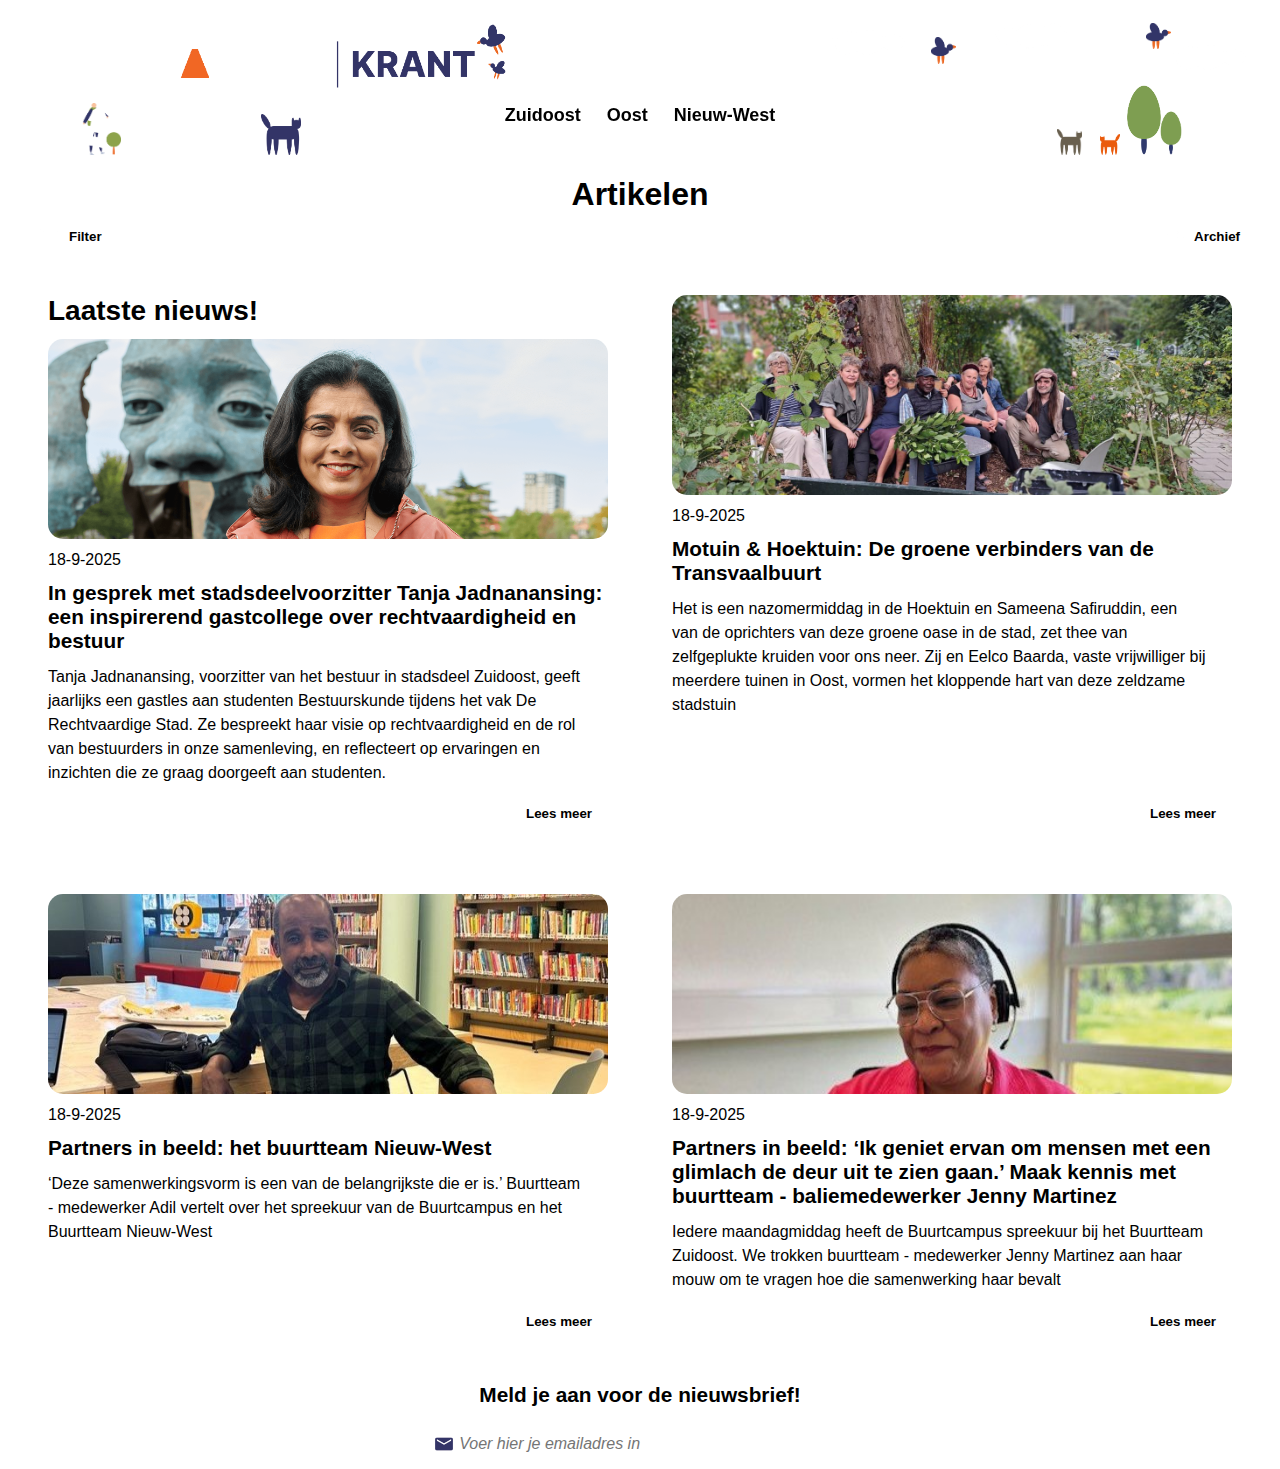
<file: index.html>
<!DOCTYPE html>
<html lang="nl">

<head>
    <meta charset="UTF-8">
    <meta name="viewport" content="width=device-width, initial-scale=1.0">
    <title>Buurtcampus</title>
    <link rel="stylesheet" href="https://webtins.github.io/look-and-feel-styleguide/styleguide-buurtcampuskrant.css">
    <link rel="stylesheet" href="styles/style.css">
    <script src="interactie.js" defer></script>

</head>

<body>

    <!-- Header van de website -->
    <header>
        <!-- Logo van de website -->
        <img class="logo" src="assets/LogoBlurple.png" alt="Buurtcampus Krant">
        <img class="huisje" src="assets/huisje.png" alt="">
        <img class="wolk" src="assets/wolken.png" alt="">
        <img class="wolk2" src="assets/wolken.png" alt="">
        <img class="wolk3" src="assets/wolken.png" alt="">
        <img class="vogel" src="assets/vogel.png" alt="">
        <img class="vogel2" src="assets/vogel.png" alt="">
        <img class="boom" src="assets/boom.png" alt="">
        <img class="boom2" src="assets/boom.png" alt="">
        <img class="kat" src="assets/kat.png" alt="">
        <img class="oranjekat" src="assets/oranjekat.png" alt="">
        <img class="blauwkat" src="assets/blauwkat.png" alt="">


        <!-- Navigatie voor de locaties -->
        <nav class="nav">
            <ul>
                <li> <a href="pages/zuidoost.html">Zuidoost</a></li>
                <li> <a href="pages/oost.html">Oost</a></li>
                <li> <a href="pages/nieuw-west.html">Nieuw-West</a></li>
            </ul>
        </nav>
    </header>

    <!-- Main content -->
    <main>
        <!-- Artikel box content -->
        <section class="news-container">
            <h1>Artikelen</h1>
            <form class="upper-bar">
                <button type="button" class="filter-button">
                    <img class="filter-icon" src="assets/filter-icon.png" alt="Filter icoon">Filter
                </button>
                <div class="filter">
                    <ul>
                        <li class="target-audience">
                            <label><input type="checkbox" name="audience" value="studenten"> Studenten</label>
                        </li>
                        <li class="target-audience">
                            <label><input type="checkbox" name="audience" value="bewoners"> Bewoners</label>
                        </li>
                        <li class="target-audience">
                            <label><input type="checkbox" name="audience" value="wijkpartners"> Wijkpartners</label>
                        </li>
                        <li class="target-audience">
                            <label><input type="checkbox" name="audience" value="hva-medewerkers"> HvA
                                medewerkers</label>
                        </li>
                        <button type="button" class="apply-button">Gereed</button>
                    </ul>
                </div>
                <button type="button" class="archive-button">
                    <img class="archive-icon" src="assets/archive-icon.png" alt="Archief icoon">Archief
                </button>
            </form>
            <div class="news-grid">
                <article class="article-content">
                    <div class="flexbox-content">
                        <h2>Laatste nieuws!</h2>
                        <img class="article-img" src="assets/tanja.png" alt="tanja-jadnanansing" style="--op-y:10%;">
                        <span class="lately-date">18-9-2025</span>
                        <h3 class="heading-lately">In gesprek met stadsdeelvoorzitter Tanja Jadnanansing: een
                            inspirerend gastcollege over rechtvaardigheid en bestuur</h3>
                        <p class="description-lately">Tanja Jadnanansing, voorzitter van het bestuur in stadsdeel
                            Zuidoost,
                            geeft jaarlijks een gastles aan studenten Bestuurskunde tijdens het vak De Rechtvaardige
                            Stad. Ze bespreekt haar visie op rechtvaardigheid en de rol van bestuurders in onze
                            samenleving, en reflecteert op ervaringen en inzichten die ze graag doorgeeft aan studenten.
                        </p>
                        <button class="read-button">Lees meer</button>
                    </div>
                </article>

                <h2 class="more-news">Lees nog meer:</h2>

                <article class="article-content">
                    <div class="flexbox-content">
                        <img class="article-img" src="assets/motuin.jpeg" alt="motuin-hoektuin"
                            style="--op-x:25%; --op-y:25%;">
                        <span class="date">18-9-2025</span>
                        <h3>Motuin & Hoektuin: De groene verbinders van de Transvaalbuurt</h3>
                        <p class="description">Het is een nazomermiddag in de Hoektuin en Sameena Safiruddin, een van
                            de oprichters van deze groene oase in de stad, zet thee van zelfgeplukte kruiden voor ons
                            neer. Zij en Eelco Baarda, vaste vrijwilliger bij meerdere tuinen in Oost, vormen het
                            kloppende hart van deze zeldzame stadstuin</p>
                        <button class="read-button">Lees meer</button>
                    </div>
                </article>

                <article class="article-content">
                    <div class="flexbox-content">
                        <img class="article-img" src="assets/adil.jpeg" alt="adil" style="--op-y:35%;">
                        <span class="date">18-9-2025</span>
                        <h3>Partners in beeld: het buurtteam Nieuw-West</h3>
                        <p class="description">‘Deze samenwerkingsvorm is een van de belangrijkste die er is.’
                            Buurtteam - medewerker Adil vertelt over het spreekuur van de Buurtcampus en het Buurtteam
                            Nieuw-West</p>
                        <button class="read-button">Lees meer</button>
                    </div>
                </article>

                <article class="article-content">
                    <div class="flexbox-content">
                        <img class="article-img" src="assets/jenny.jpeg" alt="jenny" style="--op-y:25%;">
                        <span class="date">18-9-2025</span>
                        <h3>Partners in beeld: ‘Ik geniet ervan om mensen met een glimlach de deur uit te zien gaan.’
                            Maak kennis met buurtteam - baliemedewerker Jenny Martinez</h3>
                        <p class="description">Iedere maandagmiddag heeft de Buurtcampus spreekuur bij het Buurtteam
                            Zuidoost. We trokken buurtteam - medewerker Jenny Martinez aan haar mouw om te vragen hoe
                            die samenwerking haar bevalt</p>
                        <button class="read-button">Lees meer</button>
                    </div>
                </article>
            </div>
        </section>
    </main>

    <footer>
        <form class="register-form">
            <label for="email">
                <h3 class="title-form">Meld je aan voor de nieuwsbrief!</h3>
            </label>
            <input type="email" class="input-email" id="email" placeholder="Voer hier je emailadres in"
                pattern=".+@example\.com" size="30" required>
            <button class="submit">Aanmelden</button>
        </form>
    </footer>

</body>

</html>
</file>
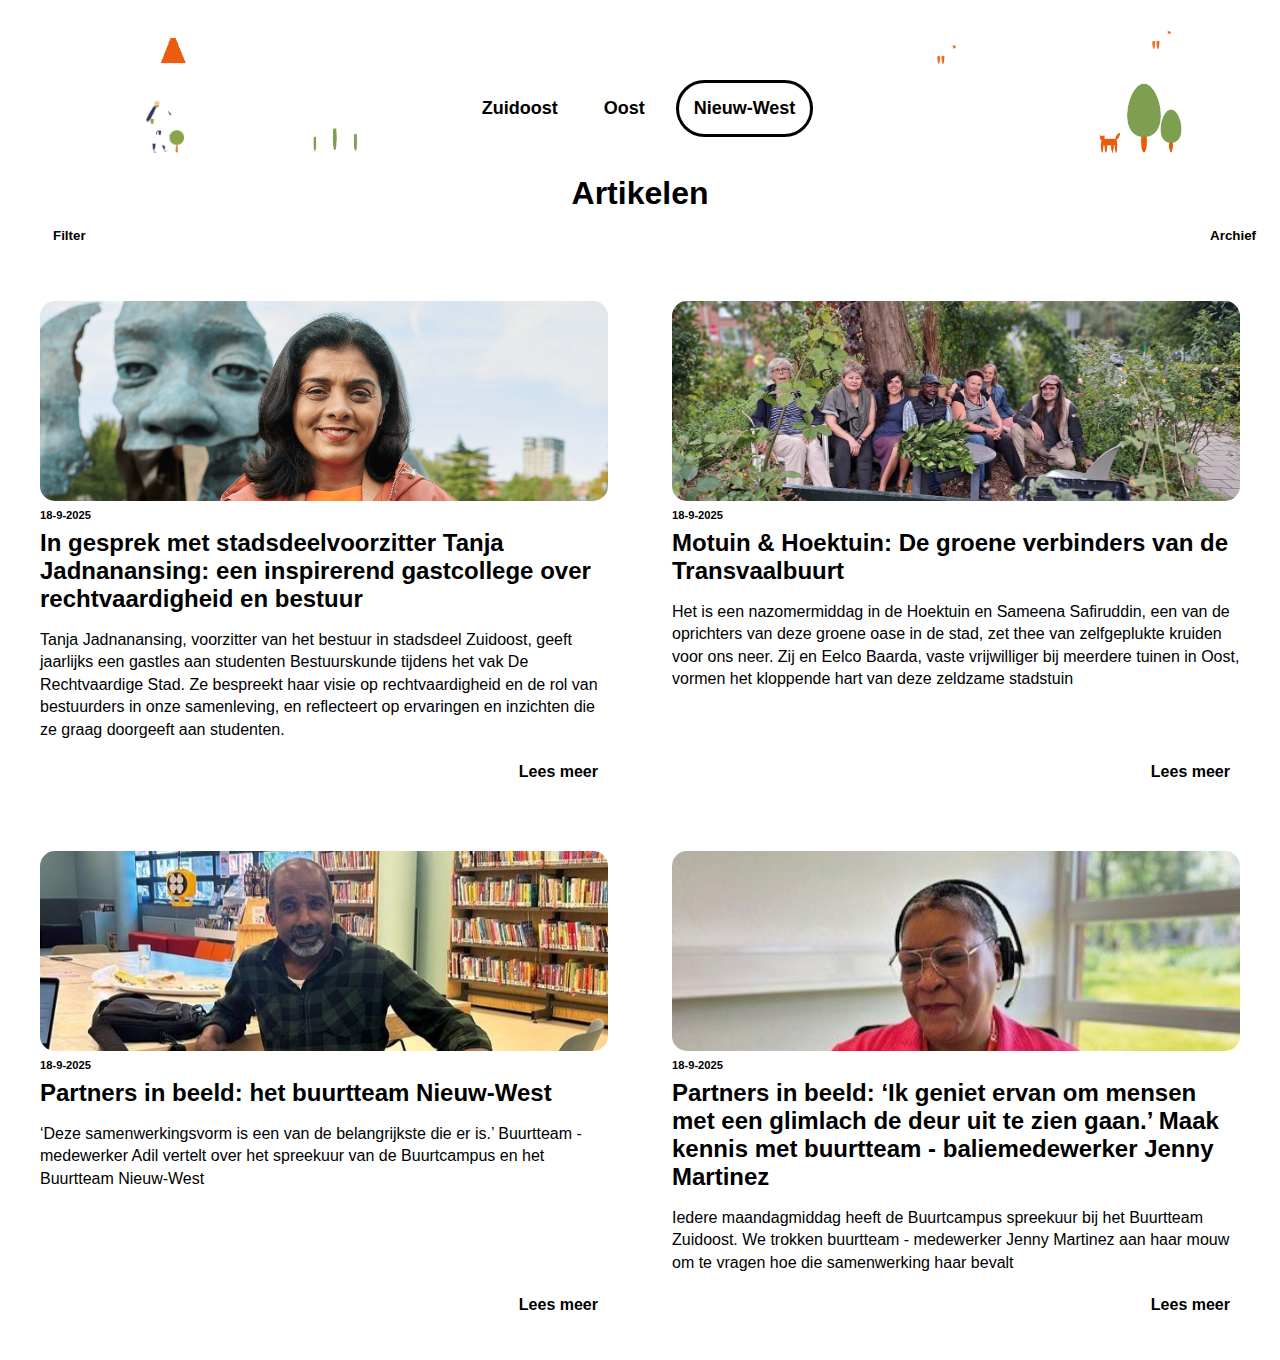
<file: pages/nieuw-west.html>
<!DOCTYPE html>
<html lang="nl">
<head>
    <meta charset="UTF-8">
    <meta name="viewport" content="width=device-width, initial-scale=1.0">
    <title>Buurtcampus Nieuw-West</title>
    <link rel="stylesheet" href="https://webtins.github.io/look-and-feel-styleguide/styleguide-buurtcampuskrant.css">
    <!-- <link rel="stylesheet" href="./styles/nieuw-west.css"> -->
    <link rel="stylesheet" href="../styles/nieuw-west.css"
</head>
    <body>
        <!-- Header van de website -->
        <header>
            <!-- Logo van de website -->
             <a href="/index.html"><img class="logo" src="/assets/nieuwwest-logo.png" alt="Buurtcampus Krant"></a>
            <!-- <img class="huisje" src="/assets/huisje.png" alt=huisje> -->
            <img class="huisje" src="../assets/huisje.png" alt=huisje>

            <img class="tulp" src="/assets/witte-tulp.png" alt=tulp>
            <img class="tulp2" src="/assets/witte-tulp.png" alt=tulp>
            <img class="tulp3" src="/assets/witte-tulp.png" alt=tulp>
            <img class="wolk" src="/assets/wolken.png" alt="wolk">
            <img class="wolk2" src="/assets/wolken.png" alt="wolk2">
            <img class="wolk3" src="/assets/wolken.png" alt="wolk3">
            <img class="vogel" src="/assets/witvogel.png" alt="vogel">
            <img class="vogel2" src="/assets/witvogel.png" alt="vogel2">
            <img class="boom" src="/assets/oranjeboom.png" alt="boom">
            <img class="boom2" src="/assets/oranjeboom.png" alt="boom2">
            <img class="witkat" src="/assets/witkat.png" alt="witkat">
            <img class="oranjekat" src="/assets/oranjekat.png" alt="oranjekat">


            <!-- Navigatie voor de locaties -->
            <section class="locaties">
                <nav class="nav">
                    <ul>
                        <li> <a href="zuidoost.html">Zuidoost</a></li>
                        <li> <a href="oost.html">Oost</a></li>
                        <li class="locatie-west"> <a href="nieuw-west.html">Nieuw-West</a></li>
                    </ul>
                </nav>
            </section>
        </header>
        
        <!-- Main content -->
        <main>
            <h1>Artikelen</h1>
            <form class="upper-bar">
                <button type="button" class="filter-button">
                    <img class="filter-icon" src="/assets/filter-icon.png" alt="Filter icoon">Filter
                </button>
                <div class="filter">
                    <ul>
                        <li class="target-audience">
                            <label><input type="checkbox" name="audience" value="studenten"> Studenten</label>
                        </li>
                        <li class="target-audience">
                            <label><input type="checkbox" name="audience" value="bewoners"> Bewoners</label>
                        </li>
                        <li class="target-audience">
                            <label><input type="checkbox" name="audience" value="wijkpartners"> Wijkpartners</label>
                        </li>
                        <li class="target-audience">
                            <label><input type="checkbox" name="audience" value="hva-medewerkers"> HvA
                                medewerkers</label>
                        </li>
                        <button type="button" class="apply-button">Gereed</button>
                    </ul>
                </div>
                <button type="button" class="archive-button">
                    <img class="archive-icon" src="/assets/archive-icon.png" alt="Archief icoon">Archief
                </button>
            </form>
            
            <!-- Artikel box content -->
            <section class="news-container">
                <article class="article-content">
                    <div class="flexbox-content">
                    <img class="article-img" src="/assets/tanja.png" alt="tanja-jadnanansing"  style="--op-y:10%;">
                    <span class="datum">18-9-2025</span>
                    <h2>In gesprek met stadsdeelvoorzitter Tanja Jadnanansing: een inspirerend gastcollege over rechtvaardigheid en bestuur</h2>
                    <p class="beschrijving">Tanja Jadnanansing, voorzitter van het bestuur in stadsdeel Zuidoost, geeft jaarlijks een gastles aan studenten Bestuurskunde tijdens het vak De Rechtvaardige Stad. Ze bespreekt haar visie op rechtvaardigheid en de rol van bestuurders in onze samenleving, en reflecteert op ervaringen en inzichten die ze graag doorgeeft aan studenten.</p>
                    <button class="read-button">Lees meer</button>
                    </div> 
                </article>
                
                <article class="article-content">
                    <div class="flexbox-content">
                    <img class="article-img" src="/assets/motuin.jpeg" alt="motuin-hoektuin" style="--op-x:25%; --op-y:25%;">
                    <span class="datum">18-9-2025</span>
                    <h2>Motuin & Hoektuin: De groene verbinders van de Transvaalbuurt</h2>
                    <p class="beschrijving">Het is een nazomermiddag in de Hoektuin en Sameena Safiruddin, een van de oprichters van deze groene oase in de stad, zet thee van zelfgeplukte kruiden voor ons neer. Zij en Eelco Baarda, vaste vrijwilliger bij meerdere tuinen in Oost, vormen het kloppende hart van deze zeldzame stadstuin</p>
                    <button class="read-button">Lees meer</button>
                    </div>
                </article>   

                <article class="article-content">
                    <div class="flexbox-content">
                    <img class="article-img" src="/assets/adil.jpeg" alt="adil" style="--op-y:25%;">
                    <span class="datum">18-9-2025</span>
                    <h2>Partners in beeld: het buurtteam Nieuw-West</h2>
                    <p class="beschrijving">‘Deze samenwerkingsvorm is een van de belangrijkste die er is.’ Buurtteam - medewerker Adil vertelt over het spreekuur van de Buurtcampus en het Buurtteam Nieuw-West</p>
                    <button class="read-button">Lees meer</button>
                    </div>
                </article>   

                <article class="article-content">
                    <div class="flexbox-content">
                    <img class="article-img" src="/assets/jenny.jpeg" alt="jenny" style="--op-y:25%;">
                    <span class="datum">18-9-2025</span>
                    <h2>Partners in beeld: ‘Ik geniet ervan om mensen met een glimlach de deur uit te zien gaan.’ Maak kennis met buurtteam - baliemedewerker Jenny Martinez</h2>
                    <p class="beschrijving">Iedere maandagmiddag heeft de Buurtcampus spreekuur bij het Buurtteam Zuidoost. We trokken buurtteam - medewerker Jenny Martinez aan haar mouw om te vragen hoe die samenwerking haar bevalt</p>
                    <button class="read-button">Lees meer</button>
                    </div>
                </article>
            </section> 
        </main>

</body>
</html>
</file>
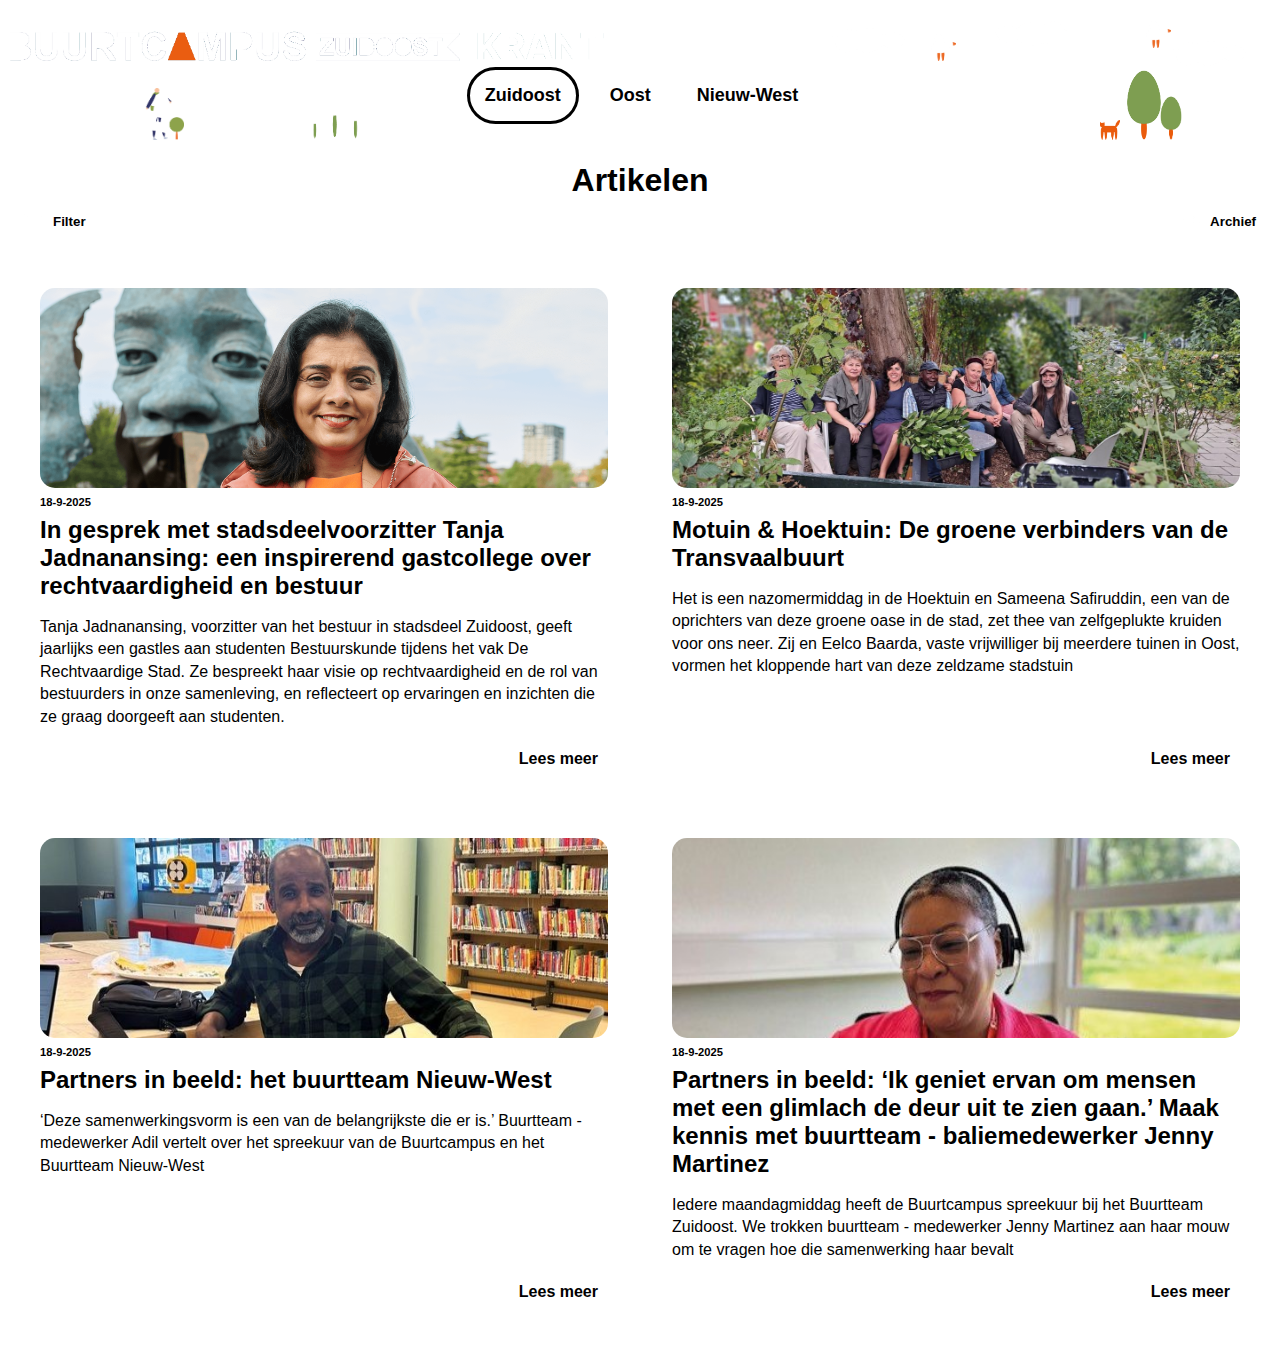
<file: pages/zuidoost.html>
<!DOCTYPE html>
<html lang="nl">
<head>
    <meta charset="UTF-8">
    <meta name="viewport" content="width=device-width, initial-scale=1.0">
    <title>Buurtcampus Krant</title>
    <link rel="stylesheet" href="https://webtins.github.io/look-and-feel-styleguide/styleguide-buurtcampuskrant.css">
    <link rel="stylesheet" href="/pages/zo.css">
</head>
    <body>
        <!-- Header van de website -->
        <header>
            <!-- Logo van de website -->
             <a href="/index.html"><img class="logo" src="/assets/zuidoost-logo.png" alt="Buurtcampus Krant"></a>
            <img class="huisje" src="/assets/huisje.png" alt=huisje>
            <img class="tulp" src="/assets/witte-tulp.png" alt=tulp>
            <img class="tulp2" src="/assets/witte-tulp.png" alt=tulp>
            <img class="tulp3" src="/assets/witte-tulp.png" alt=tulp>
            <img class="wolk" src="/assets/wolken.png" alt="wolk">
            <img class="wolk2" src="/assets/wolken.png" alt="wolk2">
            <img class="wolk3" src="/assets/wolken.png" alt="wolk3">
            <img class="vogel" src="/assets/witvogel.png" alt="vogel">
            <img class="vogel2" src="/assets/witvogel.png" alt="vogel2">
            <img class="boom" src="/assets/oranjeboom.png" alt="boom">
            <img class="boom2" src="/assets/oranjeboom.png" alt="boom2">
            <img class="witkat" src="/assets/witkat.png" alt="witkat">
            <img class="oranjekat" src="/assets/oranjekat.png" alt="oranjekat">


            <!-- Navigatie voor de locaties -->
            <section class="locaties">
                <nav class="nav">
                    <ul>
                        <li class="locatie-zuidoost"> <a href="">Zuidoost</a></li>
                        <li> <a href="/pages/oost.html">Oost</a></li>
                        <li> <a href="/pages/nieuw-west.html">Nieuw-West</a></li>
                    </ul>
                </nav>
            </section>
        </header>
        
        <!-- Main content -->
        <main>
            <h1>Artikelen</h1>
            <form class="upper-bar">
                <button type="button" class="filter-button">
                    <img class="filter-icon" src="/assets/filter-icon.png" alt="Filter icoon">Filter
                </button>
                <div class="filter">
                    <ul>
                        <li class="target-audience">
                            <label><input type="checkbox" name="audience" value="studenten"> Studenten</label>
                        </li>
                        <li class="target-audience">
                            <label><input type="checkbox" name="audience" value="bewoners"> Bewoners</label>
                        </li>
                        <li class="target-audience">
                            <label><input type="checkbox" name="audience" value="wijkpartners"> Wijkpartners</label>
                        </li>
                        <li class="target-audience">
                            <label><input type="checkbox" name="audience" value="hva-medewerkers"> HvA
                                medewerkers</label>
                        </li>
                        <button type="button" class="apply-button">Gereed</button>
                    </ul>
                </div>
                <button type="button" class="archive-button">
                    <img class="archive-icon" src="/assets/archive-icon.png" alt="Archief icoon">Archief
                </button>
            </form>
            
            <!-- Artikel box content -->
            <section class="news-container">
                <article class="article-content">
                    <div class="flexbox-content">
                    <img class="article-img" src="/assets/tanja.png" alt="tanja-jadnanansing"  style="--op-y:10%;">
                    <span class="datum">18-9-2025</span>
                    <h2>In gesprek met stadsdeelvoorzitter Tanja Jadnanansing: een inspirerend gastcollege over rechtvaardigheid en bestuur</h2>
                    <p class="beschrijving">Tanja Jadnanansing, voorzitter van het bestuur in stadsdeel Zuidoost, geeft jaarlijks een gastles aan studenten Bestuurskunde tijdens het vak De Rechtvaardige Stad. Ze bespreekt haar visie op rechtvaardigheid en de rol van bestuurders in onze samenleving, en reflecteert op ervaringen en inzichten die ze graag doorgeeft aan studenten.</p>
                    <button class="read-button">Lees meer</button>
                    </div> 
                </article>
                
                <article class="article-content">
                    <div class="flexbox-content">
                    <img class="article-img" src="/assets/motuin.jpeg" alt="motuin-hoektuin" style="--op-x:25%; --op-y:25%;">
                    <span class="datum">18-9-2025</span>
                    <h2>Motuin & Hoektuin: De groene verbinders van de Transvaalbuurt</h2>
                    <p class="beschrijving">Het is een nazomermiddag in de Hoektuin en Sameena Safiruddin, een van de oprichters van deze groene oase in de stad, zet thee van zelfgeplukte kruiden voor ons neer. Zij en Eelco Baarda, vaste vrijwilliger bij meerdere tuinen in Oost, vormen het kloppende hart van deze zeldzame stadstuin</p>
                    <button class="read-button">Lees meer</button>
                    </div>
                </article>   

                <article class="article-content">
                    <div class="flexbox-content">
                    <img class="article-img" src="/assets/adil.jpeg" alt="adil" style="--op-y:25%;">
                    <span class="datum">18-9-2025</span>
                    <h2>Partners in beeld: het buurtteam Nieuw-West</h2>
                    <p class="beschrijving">‘Deze samenwerkingsvorm is een van de belangrijkste die er is.’ Buurtteam - medewerker Adil vertelt over het spreekuur van de Buurtcampus en het Buurtteam Nieuw-West</p>
                    <button class="read-button">Lees meer</button>
                    </div>
                </article>   

                <article class="article-content">
                    <div class="flexbox-content">
                    <img class="article-img" src="/assets/jenny.jpeg" alt="jenny" style="--op-y:25%;">
                    <span class="datum">18-9-2025</span>
                    <h2>Partners in beeld: ‘Ik geniet ervan om mensen met een glimlach de deur uit te zien gaan.’ Maak kennis met buurtteam - baliemedewerker Jenny Martinez</h2>
                    <p class="beschrijving">Iedere maandagmiddag heeft de Buurtcampus spreekuur bij het Buurtteam Zuidoost. We trokken buurtteam - medewerker Jenny Martinez aan haar mouw om te vragen hoe die samenwerking haar bevalt</p>
                    <button class="read-button">Lees meer</button>
                    </div>
                </article>
            </section> 
        </main>

</body>
</html>
</file>
<file: styles/style.css>
h1, h2, h3, h4, h5, h6 {
    font-family: Arial, Helvetica, sans-serif;
}

body {
    box-sizing: border-box;
    font-family: Arial, Helvetica, sans-serif;
}

header {    
    position: relative;
    border-radius: 20px;
    background-color: var(--luchtBlauw);
    flex-direction: column;
    align-items: center;
    justify-content: center;
    width: 100%;
    padding: 1rem 0;
    top: 0;
    z-index: 1;
    position: sticky;
    box-shadow: 0px 4px 15px var(--primaryAccent);
}

/* MARK: Logo van de buurtcampus */
.logo {
    width: 100%;
    max-width: 500px;
    height: auto;
}

/* MARK: Illustraties van de huisstijlgids */
.huisje {
    display: none;
    position: absolute;
    width: 100%;
    max-width: 50px;
    bottom: 0;
    left: 10%;
    
    @media (min-width: 834px){
        display: block;
        left: 5%;
    }
}

.wolk {
    display: none;
    position: absolute;
    width: 100%;
    max-width: 100px;
    top: 25%;
    right: 1%;

    @media (min-width: 834px){
        display: block;
    }
}

.wolk2 {
    display: none;
    position: absolute;
    width: 100%;
    max-width: 100px;
    top: 10%;
    right: 15%;
    rotate: 180deg;

    @media (min-width: 834px){
        display: block;
    }
}

.wolk3 {
    display: none;
    position: absolute;
    width: 100%;
    max-width: 100px;
    top: 15%;
    right: 28%;

    @media (min-width: 834px){
        display: block;
    }
}

.vogel {
    display: none;
    position: absolute;
    width: 100%;
    max-width: 25px;
    top: 10%;
    right: 8%;
    transform: scale(-1, 1);

    @media (min-width: 834px){
        display: block;
    }
}

.vogel2 {
    display: none;
    position: absolute;
    width: 100%;
    max-width: 25px;
    top: 20%;
    right: 25%;
    transform: scale(-1, 1);

    @media (min-width: 834px){
        display: block;
    }
}

.boom {
    display: none;
    position: absolute;
    width: 100%;
    max-width: 80px;
    bottom: -5px;
    right: 7%;
    
    @media (min-width: 834px){
        display: block;
    }
}

.boom2 {
    display: none;
    position: absolute;
    width: 100%;
    max-width: 50px;
    bottom: -3px;
    right: 6%;
    
    @media (min-width: 834px){
        display: block;
    }
}

.kat {
    display: none;
    position: absolute;
    width: 100%;
    max-width: 25px;
    bottom: 0;
    right: 15%;
    
    @media (min-width: 834px){
        display: block;
    }
}

.oranjekat {
    display: none;
    position: absolute;
    width: 100%;
    max-width: 20px;
    bottom: 0;
    right: 12%;
    transform: scale(-1, 1);

    @media (min-width: 834px){
        display: block;
    }
}

.blauwkat {
    display: none;
    position: absolute;
    width: 100%;
    max-width: 40px;
    bottom: 0;
    left: 25%;

    @media (min-width: 834px){
        display: block;
        left: 20%;
    }
}

/* MARK: Locaties */
nav {
    display: flex;
    justify-content: center;
    align-items: center;
    flex-wrap: wrap;
    margin: 1;
}

/* MARK: Navigatie */
.nav ul {
    list-style-type: none;
    font-weight: 600;
    display: flex;
    flex-wrap: wrap;
    /* gap: 1rem; */
    padding: 0;
    margin: 0;

    @media (min-width: 834px) {
        font-size: 18px;
        flex-wrap: wrap;
        align-items: center;
        justify-content: center;
    }

    @media (min-width: 1440px) {
        font-size: 20px;
        flex-wrap: wrap;
        align-items: center;
        justify-content: center;
    }
}

/* MARK: alle a elementen van de nav */
.nav a {
    display: block;
    text-decoration: none;
    padding: 13px;
    text-align: center;
    text-decoration: none;
    color: var(--paarsBlauw);
}

/* MARK: Filter, H1 en Archief  */
.upper-bar {
    position: relative;
    display: flex;
    justify-content: space-between; 
    align-items: center; 
    margin: 0;
    top: -1rem;
}

/* MARK: Filterknop en archief knop styling*/
/* De filter-button class wordt ook gebruikt voor de interactie*/
.filter-button,
.archive-button,
.apply-button {
    display: flex;
    align-items: center;
    background-color: var(--paarsBlauw);
    color: var(--primaryAccent);
    border: none;
    border-radius: 20px;
    padding: 0.5rem 1rem;
    font-weight: bold;
    cursor: pointer;
    transition: all 0.3s ease;
}

/* MARK: Hover effect op de filter en archief knoppen */
.filter-button:hover,
.archive-button:hover,
.apply-button:hover {
    background-color: var(--torenOranje);
    color: var(--primaryAccent);
    border: none;
}

.filter-button:focus {
    background-color: var(--torenOranje);
}

/* Deze class wordt gebruikt voor de interactie "Gereed" */
.apply-button {
    justify-self: end;
}

.filter-icon, .archive-icon {
    width: 21px;
    height: 20px;
    margin-right: 0.5rem;
}

.filter {
    display: none;
}

/* Deze class wordt ook gebruikt voor de interactie */
.filter-visible {
    display: block;
    border: none;

    ul {
        list-style: none;
        padding: 0;
        line-height: 1.4;
        position: absolute;
        background-color: white;
        box-shadow:  0px 0px 25px rgba(0, 0, 0, 0.2);
        border-radius: 20px;
        padding: .5rem 1rem;
        left: 4em;
        cursor: pointer;
    }

    .target-audience {
        cursor: pointer;
    }
}   


h1 {
    text-align: center;
    color: var(--paarsBlauw);
}

h2 {
    text-align: left;
    font-size: 1.75rem;
    color: var(--primaryAccent);
}

h3 {
    color: var(--paarsBlauw);
    font-size: 1.3rem;
}

.heading-lately {
    color: var(--primaryAccent);
}

.more-news {
    margin: 1rem;
    color: var(--paarsBlauw);
    text-align: center;

    @media (min-width: 834px) {
        display: none;
    }
}

.news-container {
    margin: 1rem;
}

.news-grid {
    display: grid;
    gap: 1rem;

    @media (min-width: 834px) {
        grid-template-columns: repeat(2, 1fr);
    }

    @media (min-width: 1440px) {
        grid-template-columns: repeat(3, 1fr)
    
    }

}
.article-content {
    display: flex;
    flex-direction: column;
    height: 100%;

}

.flexbox-content {
    display: grid;
    grid-template-rows: auto auto auto 1fr auto;
    /* img --> datum --> h3 --> beschrijving (neemt flexibele ruimte) --> button */
    background-color: var(--luchtBlauw);
    border-radius: 25px;
    padding: 1.5em;
    gap: 0.75rem;
    /* Consistente ruimte tussen alle elementen */
    height: 100%;
    /* Vult de hele article hoogte */
}

.flexbox-content h2,
.flexbox-content h3,
.flexbox-content p,
.flexbox-content span {
    margin: 0;
    /* Verwijder browser defaults */
}

.article-img {
    width: 100%;
    height: 200px;
    /* Vaste hoogte voor consistentie */
    object-fit: cover;
    object-position: var(--op-x, 50%) var(--op-y, 50%);
    border-radius: 15px;
}

.lately-date {
    color: var(--primaryAccent);
    font-weight: var(--font-weight-semibold);
}

.date {
    color: var(--paarsBlauw);
    font-weight: var(--font-weight-semibold);
}

.description,
.description-lately {
  line-height: 1.5;
  font-size: 1em;
  /* Grid zorgt automatisch dat deze de ruimte (1fr) krijgt */
}

.description-lately {
    color: var(--primaryAccent);
}

p {
    font-size: 1em; 
    max-width: 60ch;
    color: var(--paarsBlauw);
}

article:nth-of-type(1) {
    --luchtBlauw: var(--paarsBlauw);
    color: var(--primaryAccent);
}

/* MARK: Lees meer knop */
.read-button {
    background-color: var(--torenOranje);
    color: var(--primaryAccent);
    border-radius: 20px;
    border: none;
    padding: 0.7em 1.2em;
    font-weight: 600;
    cursor: pointer;
    transition: all 0.3s ease;
    justify-self: end;
    /* Rechts uitgelijnd in grid */
}

/* MARK: Hover styling van lees meer knop */
.read-button:hover {
    background-color: var(--modder);
    color: var(--primaryAccent);
}

footer {
    background-color: var(--luchtBlauw);
    text-align: center;
}

.input-email {
    appearance: none;
    font-size: 1em;
    border-radius: 100px;
    border: none;
    height: 1.5em;
    transition: 0.5s;
    padding-left: 2em;
    background-image: url("/assets/mail-knop.png");
    background-size: 1.4em auto;
    background-repeat: no-repeat;
    background-position: .550em center;

    &::placeholder {
        font-style: italic;
        padding-left: 3px;
    }

    &:focus,
    &:active {
        background-image: url("/assets/mail-knop2.png");
        outline: none;
        height: 2em;
    }
}

.submit {
    background-color: var(--torenOranje);
    color: #ffffff;
    border: 0 solid #ffffff;
    border-radius: 100px;
    padding: 0.7em 1em;
    font-weight: 400;
    cursor: pointer;
    align-self: flex-start;
    text-decoration: none;

    &:hover {
        background-color: var(--modder);
        transition: background-color 0.5s;
    }
}
</file>
<file: styles/nieuw-west.css>
h1, h2, h3, h4, h5, h6 {
    font-family: Arial, Helvetica, sans-serif;
}

/* Root kleuren voor de huisstijl */
:root {
    --lichtblauw: hsl(221, 23%, 76%);
    --blauw: hsl(239, 35%, 30%);
    --oranje: hsl(21, 90%, 48%);
    --wit: hsl(0, 0%, 100%);
}

/* body van de website */
body {
    box-sizing: border-box;
    font-family: Arial, Helvetica, sans-serif;
}

/* Header waar content bovenaan de pagina staat */
header {    
    position: relative;
    border-radius: 20px;
    background-color: var(--modder);
    flex-direction: column;
    align-items: center;
    justify-content: center;
    width: 100%;
    padding: 1rem 0;
}

.locatie-west {
    border: solid;
    border-radius: 100px;
    border-color: var(--primaryAccent);
}

/* Logo van de buurtcampus */
.logo {
    width: 100%;
    max-width: 600px;
    height: auto;
}

/* Illustraties van de huisstijlgids */
.huisje {
    display: none;
    position: absolute;
    width: 100%;
    max-width: 50px;
    bottom: 0;
    left: 10%;
    
    @media (min-width: 834px){
        display: block;
    }
}

.tulp {
    display: none;
    position: absolute;
    width: 100%;
    max-width: 30px;
    bottom: 0;
    left: 23%;
    
    @media (min-width: 834px){
        display: block;
    }
}

.tulp2 {
    display: none;
    position: absolute;
    width: 100%;
    max-width: 35px;
    bottom: 0;
    left: 26%;
    
    @media (min-width: 834px){
        display: block;
    }
}

.tulp3 {
    display: none;
    position: absolute;
    width: 100%;
    max-width: 45px;
    bottom: 0;
    left: 24%;
    
    @media (min-width: 834px){
        display: block;
    }
}


.wolk {
    display: none;
    position: absolute;
    width: 100%;
    max-width: 100px;
    top: 25%;
    right: 1%;

    @media (min-width: 834px){
        display: block;
    }
}

.wolk2 {
    display: none;
    position: absolute;
    width: 100%;
    max-width: 100px;
    top: 10%;
    right: 15%;
    rotate: 180deg;

    @media (min-width: 834px){
        display: block;
    }
}

.wolk3 {
    display: none;
    position: absolute;
    width: 100%;
    max-width: 100px;
    top: 15%;
    right: 28%;

    @media (min-width: 834px){
        display: block;
    }
}

.vogel {
    display: none;
    position: absolute;
    width: 100%;
    max-width: 25px;
    top: 10%;
    right: 8%;
    transform: scale(-1, 1);

    @media (min-width: 834px){
        display: block;
    }
}

.vogel2 {
    display: none;
    position: absolute;
    width: 100%;
    max-width: 25px;
    top: 20%;
    right: 25%;
    transform: scale(-1, 1);

    @media (min-width: 834px){
        display: block;
    }
}

.boom {
    display: none;
    position: absolute;
    width: 100%;
    max-width: 80px;
    bottom: -5px;
    right: 7%;
    
    @media (min-width: 834px){
        display: block;
    }
}

.boom2 {
    display: none;
    position: absolute;
    width: 100%;
    max-width: 50px;
    bottom: -3px;
    right: 6%;
    
    @media (min-width: 834px){
        display: block;
    }
}

.witkat {
    display: none;
    position: absolute;
    width: 100%;
    max-width: 25px;
    bottom: 0;
    right: 15%;
    
    @media (min-width: 834px){
        display: block;
    }
}

.oranjekat {
    display: none;
    position: absolute;
    width: 100%;
    max-width: 20px;
    bottom: 0;
    right: 12%;
    transform: scale(-1, 1);

    @media (min-width: 834px){
        display: block;
    }
}

/* Locaties */
.locaties {
    display: flex;
    justify-content: center;
    align-items: center;
    flex-wrap: wrap;
    margin: 1;
}

/* Navigatie */
.nav ul {
    list-style-type: none;
    font-weight: 600;
    display: flex;
    gap: 1rem;
    padding: 0;
    margin: 0;

    @media (min-width: 834px) {
        font-size: 18px;
        flex-wrap: wrap;
        align-items: center;
        justify-content: center;
    }

    @media (min-width: 1440px) {
        font-size: 20px;
        flex-wrap: wrap;
        align-items: center;
        justify-content: center;
    }
}

/* alle a elementen van de nav */
.nav a {
    display: block;
    text-decoration: none;
    padding: 15px;
    text-align: center;
    text-decoration: none;
    color: var(--primaryAccent);
}

h1 {
    text-align: center;
    color: var(--modder);
}

/* MARK: Filter, H1 en Archief  */
.upper-bar {
    position: relative;
    display: flex;
    justify-content: space-between; 
    align-items: center; 
    margin: 0;
    top: -1rem;
}

/* MARK: Filterknop en archief knop styling*/
/* De filter-button class wordt ook gebruikt voor de interactie*/
.filter-button,
.archive-button,
.apply-button {
    display: flex;
    align-items: center;
    background-color: var(--modder);
    color: var(--primaryAccent);
    border: none;
    border-radius: 20px;
    padding: 0.5rem 1rem;
    font-weight: bold;
    cursor: pointer;
    transition: all 0.3s ease;
}

/* MARK: Hover effect op de filter en archief knoppen */
.filter-button:hover,
.archive-button:hover,
.apply-button:hover {
    background-color: var(--secondaryAccent);
    color: var(--);
    border: none;
}

.filter-button:focus {
    background-color: var(--secondaryAccent);
}

/* Deze class wordt gebruikt voor de interactie "Gereed" */
.apply-button {
    justify-self: end;
}

.filter-icon, .archive-icon {
    width: 21px;
    height: 20px;
    margin-right: 0.5rem;
}

.filter {
    display: none;
}

/* Deze class wordt ook gebruikt voor de interactie */
.filter-visible {
    display: block;
    border: none;

    ul {
        list-style: none;
        padding: 0;
        line-height: 1.4;
        position: absolute;
        background-color: white;
        box-shadow:  0px 0px 25px rgba(0, 0, 0, 0.2);
        border-radius: 20px;
        padding: .5rem 1rem;
        left: 4em;
        cursor: pointer;
    }

    .target-audience {
        cursor: pointer;
    }
}   

/* News-container responsiveness */
.news-container {
    @media (min-width: 834px) {
        display: grid;
        grid-template-columns: repeat(2, 1fr)
    }

    @media (min-width: 1440px) {
        display: grid;
        grid-template-columns: repeat(3, 1fr)
        
    }
    
}

.article-content
 {
    background-color: var(--modder);
    color: var(--primaryAccent);
    display: grid;
    height: auto;
    border-radius: 25px;
    padding: 1rem;
    margin: 1rem;

    @media (min-width: 834px) {
        display: flex;
        height: auto;
        border-radius: 25px;
        grid-template-columns: repeat(2, 1fr)
    }
}

/* Afbeelding van het artikel */
.article-img {
    width: 100%;
    height: 200px;
    /* Vaste hoogte voor consistentie */
    object-fit: cover;
    object-position: var(--op-x, 50%) var(--op-y, 50%);
    border-radius: 15px;
}

.datum {
    font-size: 0.7rem;
    margin: 0.5rem 0;
    font-weight: bold;
}

/* Titel van het artikel */
h2 {
    margin: 0;
}

/* Beschrijving van het artikel */
.beschrijving {
    line-height: 1.4;
    flex-grow: 1;
}

/* Content in de box */
.flexbox-content {
    display: flex;
    flex-direction: column;

    @media (min-width: 834px) {
        display: flex;
        flex-direction: column;
        justify-content: space-between;
    }
}

/* Lees meer knop */
.read-button {
    font-size: 1rem;
    background-color: var(--primaryAccent);
    color: var(--modder);
    border: none;
    border-radius: 20px;
    padding: 6px 10px;
    font-weight: 600;
    cursor: pointer;
    transition: all 0.3s ease;
    align-self: flex-end;
    text-decoration: none;
}

/* Hover styling van lees meer knop */
.read-button:hover {
    background-color: var(--secondaryAccent);
    color: var(--primaryAccent);
    border: none;
}
</file>
<file: pages/zo.css>
h1, h2, h3, h4, h5, h6 {
    font-family: Arial, Helvetica, sans-serif;
}

/* Root kleuren voor de huisstijl */
:root {
    --lichtblauw: hsl(221, 23%, 76%);
    --blauw: hsl(239, 35%, 30%);
    --oranje: hsl(21, 90%, 48%);
    --wit: hsl(0, 0%, 100%);
}

/* body van de website */
body {
    box-sizing: border-box;
    font-family: Arial, Helvetica, sans-serif;
}

/* Header waar content bovenaan de pagina staat */
header {    
    position: relative;
    border-radius: 20px;
    background-color: var(--zee);
    flex-direction: column;
    align-items: center;
    justify-content: center;
    width: 100%;
    padding: 1rem 0;
}

.locatie-zuidoost {
    border: solid;
    border-radius: 100px;
    border-color: var(--primaryAccent);
}

/* Logo van de buurtcampus */
.logo {
    width: 100%;
    max-width: 600px;
    height: auto;
}

/* Illustraties van de huisstijlgids */
.huisje {
    display: none;
    position: absolute;
    width: 100%;
    max-width: 50px;
    bottom: 0;
    left: 10%;
    
    @media (min-width: 834px){
        display: block;
    }
}

.tulp {
    display: none;
    position: absolute;
    width: 100%;
    max-width: 30px;
    bottom: 0;
    left: 23%;
    
    @media (min-width: 834px){
        display: block;
    }
}

.tulp2 {
    display: none;
    position: absolute;
    width: 100%;
    max-width: 35px;
    bottom: 0;
    left: 26%;
    
    @media (min-width: 834px){
        display: block;
    }
}

.tulp3 {
    display: none;
    position: absolute;
    width: 100%;
    max-width: 45px;
    bottom: 0;
    left: 24%;
    
    @media (min-width: 834px){
        display: block;
    }
}


.wolk {
    display: none;
    position: absolute;
    width: 100%;
    max-width: 100px;
    top: 25%;
    right: 1%;

    @media (min-width: 834px){
        display: block;
    }
}

.wolk2 {
    display: none;
    position: absolute;
    width: 100%;
    max-width: 100px;
    top: 10%;
    right: 15%;
    rotate: 180deg;

    @media (min-width: 834px){
        display: block;
    }
}

.wolk3 {
    display: none;
    position: absolute;
    width: 100%;
    max-width: 100px;
    top: 15%;
    right: 28%;

    @media (min-width: 834px){
        display: block;
    }
}

.vogel {
    display: none;
    position: absolute;
    width: 100%;
    max-width: 25px;
    top: 10%;
    right: 8%;
    transform: scale(-1, 1);

    @media (min-width: 834px){
        display: block;
    }
}

.vogel2 {
    display: none;
    position: absolute;
    width: 100%;
    max-width: 25px;
    top: 20%;
    right: 25%;
    transform: scale(-1, 1);

    @media (min-width: 834px){
        display: block;
    }
}

.boom {
    display: none;
    position: absolute;
    width: 100%;
    max-width: 80px;
    bottom: -5px;
    right: 7%;
    
    @media (min-width: 834px){
        display: block;
    }
}

.boom2 {
    display: none;
    position: absolute;
    width: 100%;
    max-width: 50px;
    bottom: -3px;
    right: 6%;
    
    @media (min-width: 834px){
        display: block;
    }
}

.witkat {
    display: none;
    position: absolute;
    width: 100%;
    max-width: 25px;
    bottom: 0;
    right: 15%;
    
    @media (min-width: 834px){
        display: block;
    }
}

.oranjekat {
    display: none;
    position: absolute;
    width: 100%;
    max-width: 20px;
    bottom: 0;
    right: 12%;
    transform: scale(-1, 1);

    @media (min-width: 834px){
        display: block;
    }
}

/* Locaties */
.locaties {
    display: flex;
    justify-content: center;
    align-items: center;
    flex-wrap: wrap;
    margin: 1;
}

/* Navigatie */
.nav ul {
    list-style-type: none;
    font-weight: 600;
    display: flex;
    gap: 1rem;
    padding: 0;
    margin: 0;

    @media (min-width: 834px) {
        font-size: 18px;
        flex-wrap: wrap;
        align-items: center;
        justify-content: center;
    }

    @media (min-width: 1440px) {
        font-size: 20px;
        flex-wrap: wrap;
        align-items: center;
        justify-content: center;
    }
}

/* alle a elementen van de nav */
.nav a {
    display: block;
    text-decoration: none;
    padding: 15px;
    text-align: center;
    text-decoration: none;
    color: var(--primaryAccent);
}

h1 {
    text-align: center;
    color: var(--zee);
}

/* MARK: Filter, H1 en Archief  */
.upper-bar {
    position: relative;
    display: flex;
    justify-content: space-between; 
    align-items: center; 
    margin: 0;
    top: -1rem;
}

/* MARK: Filterknop en archief knop styling*/
/* De filter-button class wordt ook gebruikt voor de interactie*/
.filter-button,
.archive-button,
.apply-button {
    display: flex;
    align-items: center;
    background-color: var(--zee);
    color: var(--primaryAccent);
    border: none;
    border-radius: 20px;
    padding: 0.5rem 1rem;
    font-weight: bold;
    cursor: pointer;
    transition: all 0.3s ease;
}

/* MARK: Hover effect op de filter en archief knoppen */
.filter-button:hover,
.archive-button:hover,
.apply-button:hover {
    background-color: var(--modder);
    color: var(--);
    border: none;
}

.filter-button:focus {
    background-color: var(--modder);
}

/* Deze class wordt gebruikt voor de interactie "Gereed" */
.apply-button {
    justify-self: end;
}

.filter-icon, .archive-icon {
    width: 21px;
    height: 20px;
    margin-right: 0.5rem;
}

.filter {
    display: none;
}

/* Deze class wordt ook gebruikt voor de interactie */
.filter-visible {
    display: block;
    border: none;

    ul {
        list-style: none;
        padding: 0;
        line-height: 1.4;
        position: absolute;
        background-color: white;
        box-shadow:  0px 0px 25px rgba(0, 0, 0, 0.2);
        border-radius: 20px;
        padding: .5rem 1rem;
        left: 4em;
        cursor: pointer;
    }

    .target-audience {
        cursor: pointer;
    }
}   

/* News-container responsiveness */
.news-container {
    @media (min-width: 834px) {
        display: grid;
        grid-template-columns: repeat(2, 1fr)
    }

    @media (min-width: 1440px) {
        display: grid;
        grid-template-columns: repeat(3, 1fr)
        
    }
    
}

.article-content
 {
    background-color: var(--zee);
    color: var(--primaryAccent);
    display: grid;
    height: auto;
    border-radius: 25px;
    padding: 1rem;
    margin: 1rem;

    @media (min-width: 834px) {
        display: flex;
        height: auto;
        border-radius: 25px;
        grid-template-columns: repeat(2, 1fr)
    }
}

/* Afbeelding van het artikel */
.article-img {
    width: 100%;
    height: 200px;
    /* Vaste hoogte voor consistentie */
    object-fit: cover;
    object-position: var(--op-x, 50%) var(--op-y, 50%);
    border-radius: 15px;
}

.datum {
    font-size: 0.7rem;
    margin: 0.5rem 0;
    font-weight: bold;
}

/* Titel van het artikel */
h2 {
    margin: 0;
}

/* Beschrijving van het artikel */
.beschrijving {
    line-height: 1.4;
    flex-grow: 1;
}

/* Content in de box */
.flexbox-content {
    display: flex;
    flex-direction: column;

    @media (min-width: 834px) {
        display: flex;
        flex-direction: column;
        justify-content: space-between;
    }
}

/* Lees meer knop */
.read-button {
    font-size: 1rem;
    background-color: var(--primaryAccent);
    color: var(--zee);
    border: none;
    border-radius: 20px;
    padding: 6px 10px;
    font-weight: 600;
    cursor: pointer;
    transition: all 0.3s ease;
    align-self: flex-end;
    text-decoration: none;
}

/* Hover styling van lees meer knop */
.read-button:hover {
    background-color: var(--modder);
    color: var(--primaryAccent);
    border: none;
}
</file>
